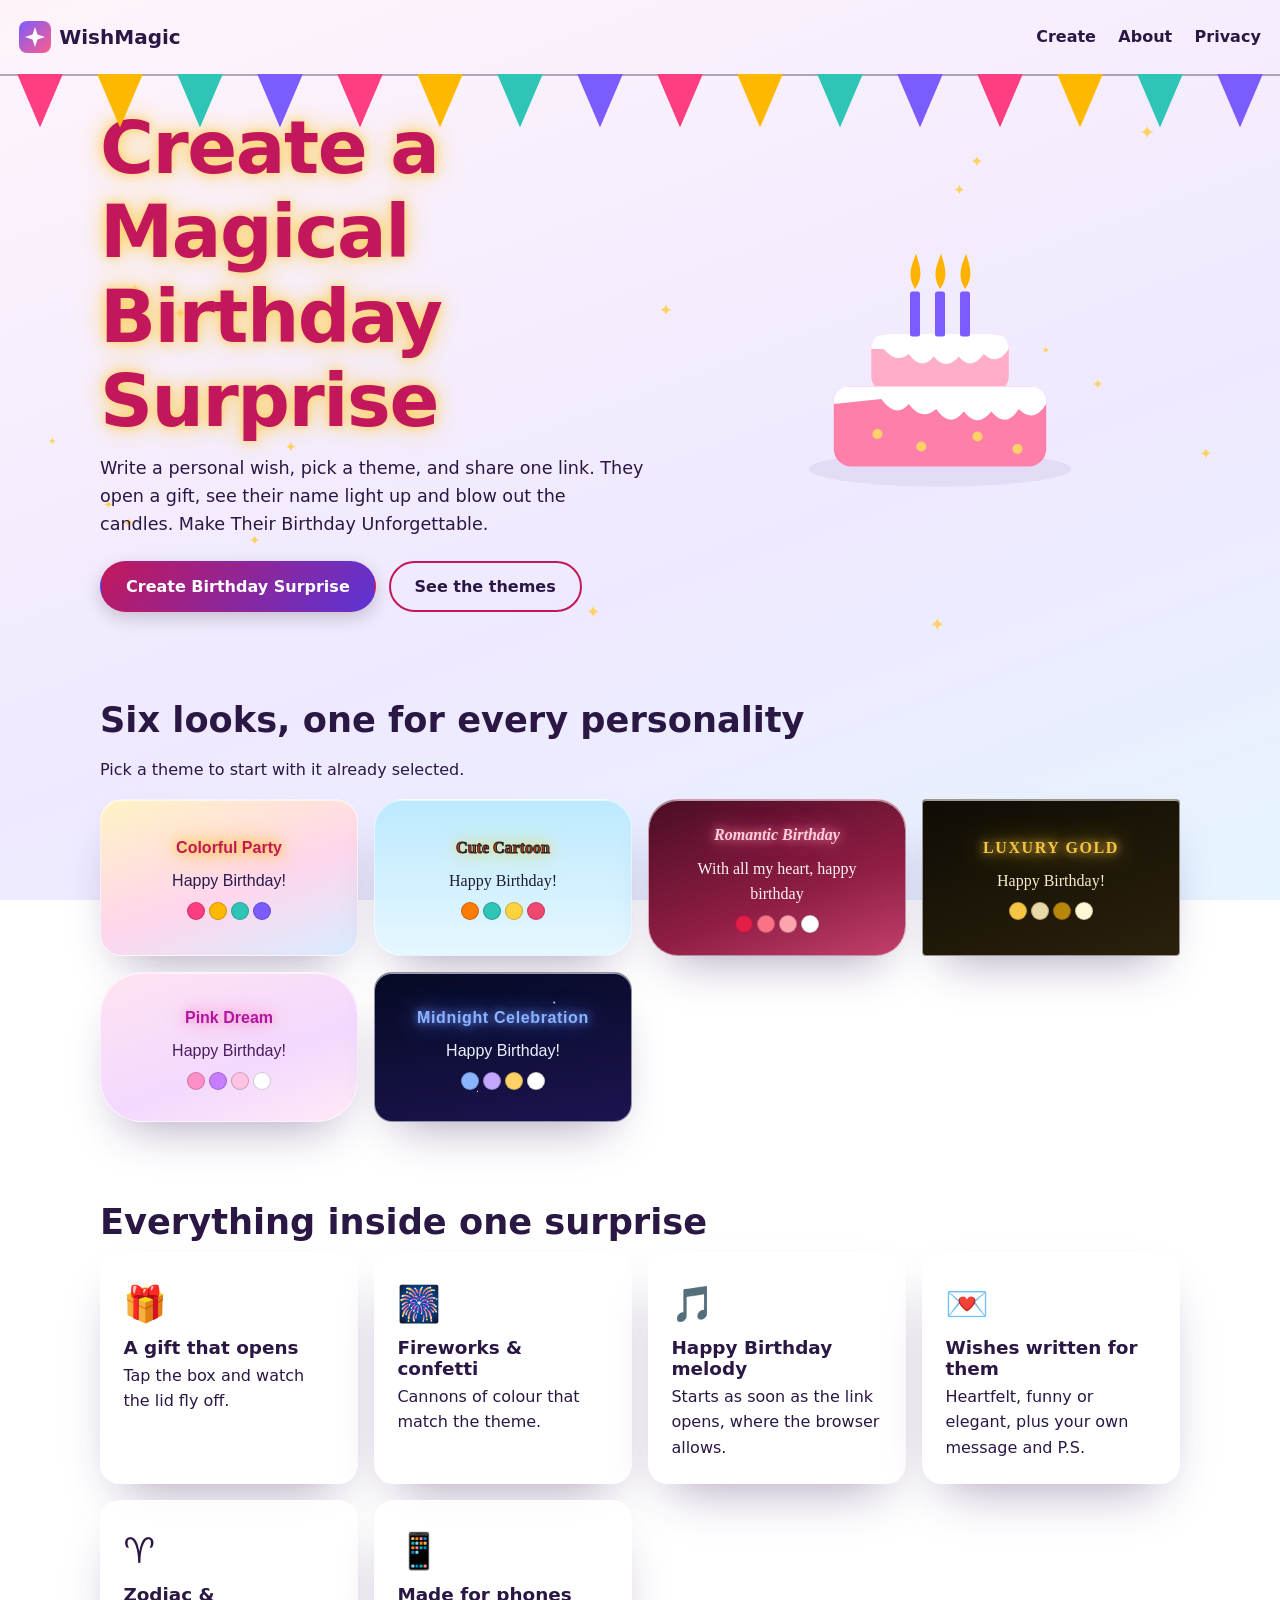
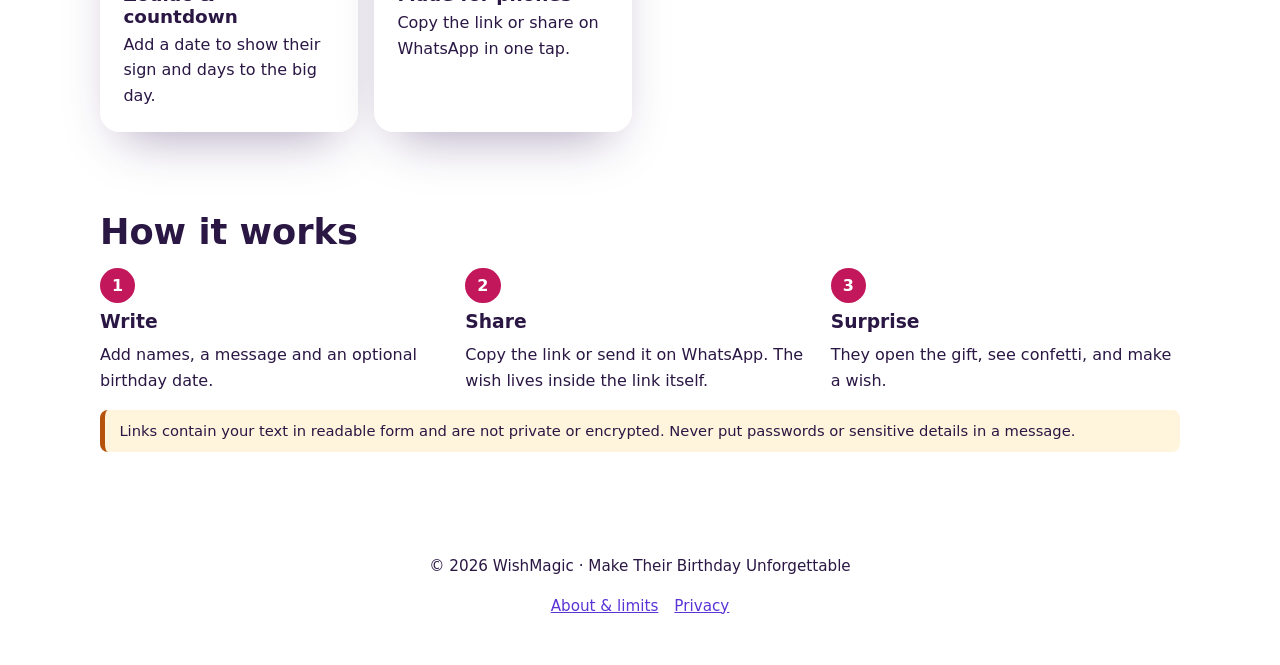
<file: index.html>
<!DOCTYPE html>
<html lang="en"><head><meta charset="utf-8"><meta name="viewport" content="width=device-width,initial-scale=1">
<title>WishMagic – Create a Magical Birthday Surprise</title><meta name="description" content="Create a personalized animated birthday surprise and share it with a link. No account, no uploads, free.">
<link rel="canonical" href="https://YOUR-DOMAIN.example/">
<meta property="og:type" content="website"><meta property="og:site_name" content="WishMagic"><meta property="og:title" content="WishMagic – Create a Magical Birthday Surprise"><meta property="og:description" content="Create a personalized animated birthday surprise and share it with a link. No account, no uploads, free."><meta property="og:url" content="https://YOUR-DOMAIN.example/">
<meta name="theme-color" content="#7c5cff"><link rel="icon" href="assets/images/favicon.svg" type="image/svg+xml">
<link rel="stylesheet" href="assets/css/style.css"><link rel="stylesheet" href="assets/css/animations.css"><link rel="stylesheet" href="assets/css/responsive.css"></head><body>
<a class="vh" href="#main">Skip to content</a><header class="nav"><a class="brand" href="index.html"><img src="assets/images/logo.svg" alt="" width="32" height="32">WishMagic</a><nav aria-label="Main"><a href="create.html">Create</a><a href="about.html">About</a><a href="privacy.html">Privacy</a></nav></header>
<main id="main"><section class="hero"><div class="bunting" id="bunting" aria-hidden="true"></div><div class="deco" id="heroDeco" aria-hidden="true"></div><div class="wrap"><div><h1 class="glow">Create a Magical Birthday Surprise</h1><p>Write a personal wish, pick a theme, and share one link. They open a gift, see their name light up and blow out the candles. Make Their Birthday Unforgettable.</p><div class="cta"><a class="btn" href="create.html">Create Birthday Surprise</a><a class="btn alt" href="#themes">See the themes</a></div></div><img src="assets/images/cake.svg" alt="Animated birthday cake with flickering candles" width="300" height="300"></div></section>
<section class="block wrap reveal" id="themes"><h2>Six looks, one for every personality</h2><p>Pick a theme to start with it already selected.</p><div class="grid" id="themeGrid"></div></section>
<section class="block wrap reveal"><h2>Everything inside one surprise</h2><div class="grid"><div class="panel feat"><span>&#127873;</span><h3>A gift that opens</h3>Tap the box and watch the lid fly off.</div><div class="panel feat"><span>&#127878;</span><h3>Fireworks &amp; confetti</h3>Cannons of colour that match the theme.</div><div class="panel feat"><span>&#127925;</span><h3>Happy Birthday melody</h3>Starts as soon as the link opens, where the browser allows.</div><div class="panel feat"><span>&#128140;</span><h3>Wishes written for them</h3>Heartfelt, funny or elegant, plus your own message and P.S.</div><div class="panel feat"><span>&#9800;</span><h3>Zodiac &amp; countdown</h3>Add a date to show their sign and days to the big day.</div><div class="panel feat"><span>&#128241;</span><h3>Made for phones</h3>Copy the link or share on WhatsApp in one tap.</div></div></section>
<section class="block wrap reveal"><h2>How it works</h2><ol class="steps"><li><h3>Write</h3>Add names, a message and an optional birthday date.</li><li><h3>Share</h3>Copy the link or send it on WhatsApp. The wish lives inside the link itself.</li><li><h3>Surprise</h3>They open the gift, see confetti, and make a wish.</li></ol><p class="warn">Links contain your text in readable form and are not private or encrypted. Never put passwords or sensitive details in a message.</p></section></main>
<footer><p>&copy; <span id="year">2026</span> WishMagic &middot; Make Their Birthday Unforgettable</p><p><a href="about.html">About &amp; limits</a><a href="privacy.html">Privacy</a></p></footer><script src="assets/js/themes.js"></script><script src="assets/js/storage.js"></script><script src="assets/js/app.js"></script></body></html>
</file>
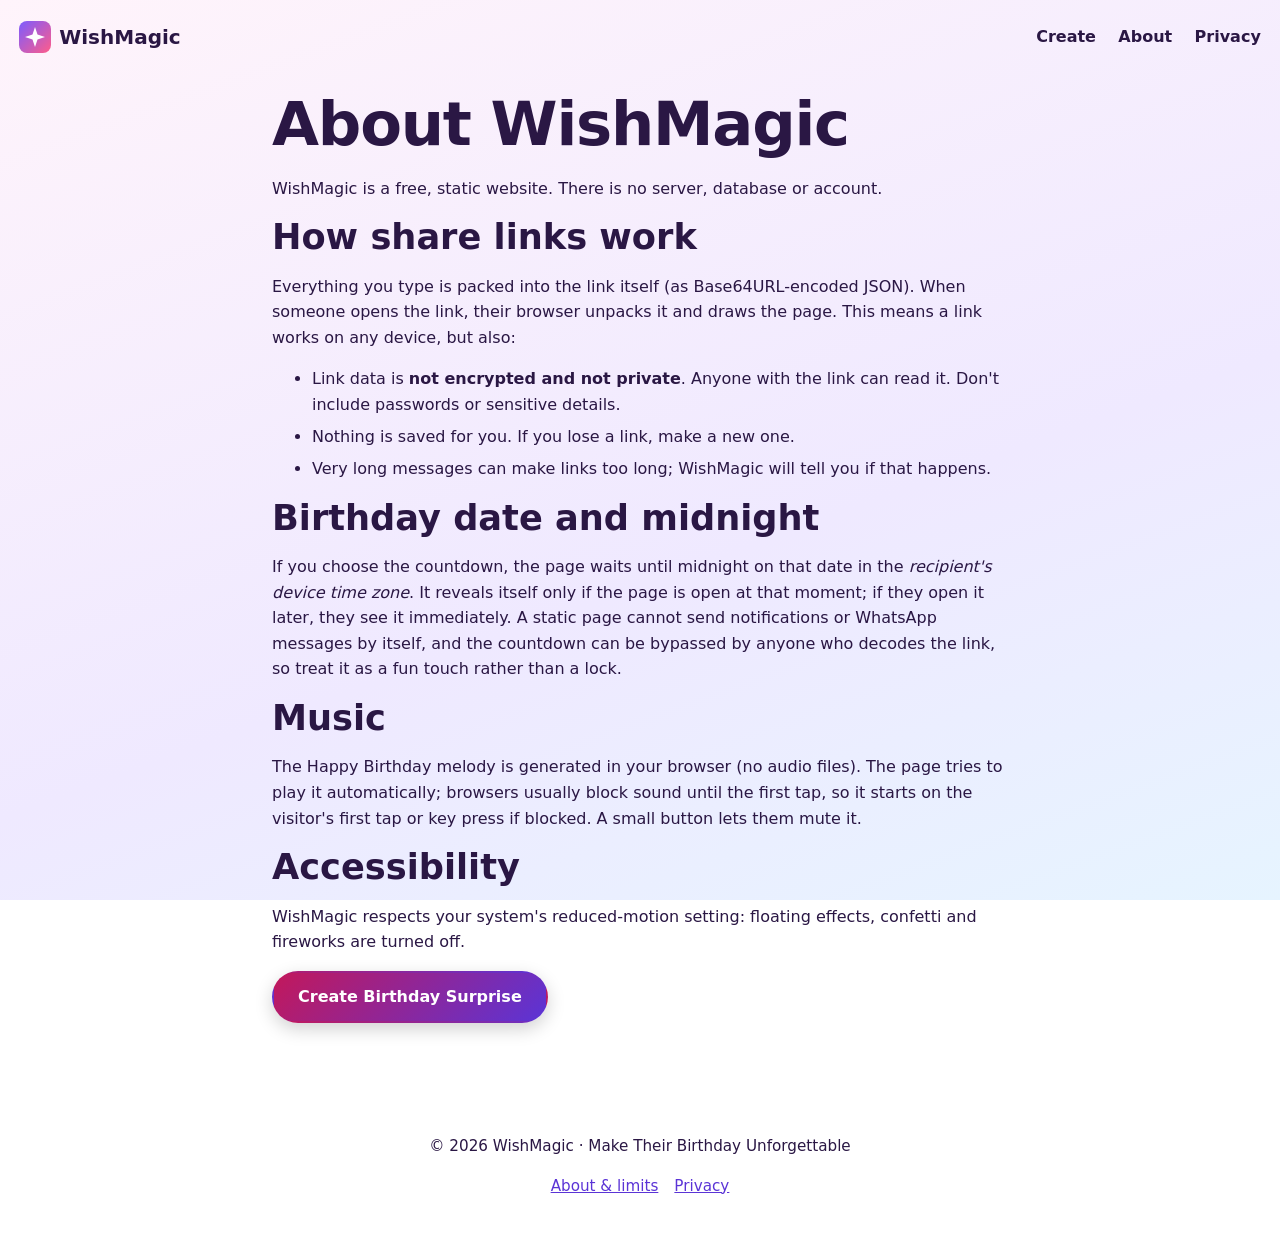
<file: about.html>
<!DOCTYPE html>
<html lang="en"><head><meta charset="utf-8"><meta name="viewport" content="width=device-width,initial-scale=1">
<title>About WishMagic – How it works and its limits</title><meta name="description" content="How WishMagic share links work, what a static site can and cannot do, and tips for sending a surprise.">
<link rel="canonical" href="https://YOUR-DOMAIN.example/about.html">
<meta property="og:type" content="website"><meta property="og:site_name" content="WishMagic"><meta property="og:title" content="About WishMagic – How it works and its limits"><meta property="og:description" content="How WishMagic share links work, what a static site can and cannot do, and tips for sending a surprise."><meta property="og:url" content="https://YOUR-DOMAIN.example/about.html">
<meta name="theme-color" content="#7c5cff"><link rel="icon" href="assets/images/favicon.svg" type="image/svg+xml">
<link rel="stylesheet" href="assets/css/style.css"><link rel="stylesheet" href="assets/css/animations.css"><link rel="stylesheet" href="assets/css/responsive.css"></head><body>
<a class="vh" href="#main">Skip to content</a><header class="nav"><a class="brand" href="index.html"><img src="assets/images/logo.svg" alt="" width="32" height="32">WishMagic</a><nav aria-label="Main"><a href="create.html">Create</a><a href="about.html">About</a><a href="privacy.html">Privacy</a></nav></header>
<main id="main" class="wrap prose"><h1>About WishMagic</h1><p>WishMagic is a free, static website. There is no server, database or account.</p>
<h2>How share links work</h2><p>Everything you type is packed into the link itself (as Base64URL-encoded JSON). When someone opens the link, their browser unpacks it and draws the page. This means a link works on any device, but also:</p>
<ul><li>Link data is <strong>not encrypted and not private</strong>. Anyone with the link can read it. Don't include passwords or sensitive details.</li><li>Nothing is saved for you. If you lose a link, make a new one.</li><li>Very long messages can make links too long; WishMagic will tell you if that happens.</li></ul>
<h2>Birthday date and midnight</h2><p>If you choose the countdown, the page waits until midnight on that date in the <em>recipient's device time zone</em>. It reveals itself only if the page is open at that moment; if they open it later, they see it immediately. A static page cannot send notifications or WhatsApp messages by itself, and the countdown can be bypassed by anyone who decodes the link, so treat it as a fun touch rather than a lock.</p>
<h2>Music</h2><p>The Happy Birthday melody is generated in your browser (no audio files). The page tries to play it automatically; browsers usually block sound until the first tap, so it starts on the visitor's first tap or key press if blocked. A small button lets them mute it.</p>
<h2>Accessibility</h2><p>WishMagic respects your system's reduced-motion setting: floating effects, confetti and fireworks are turned off.</p>
<p><a class="btn" href="create.html">Create Birthday Surprise</a></p></main>
<footer><p>&copy; <span id="year">2026</span> WishMagic &middot; Make Their Birthday Unforgettable</p><p><a href="about.html">About &amp; limits</a><a href="privacy.html">Privacy</a></p></footer><script src="assets/js/themes.js"></script><script src="assets/js/storage.js"></script><script src="assets/js/app.js"></script></body></html>
</file>
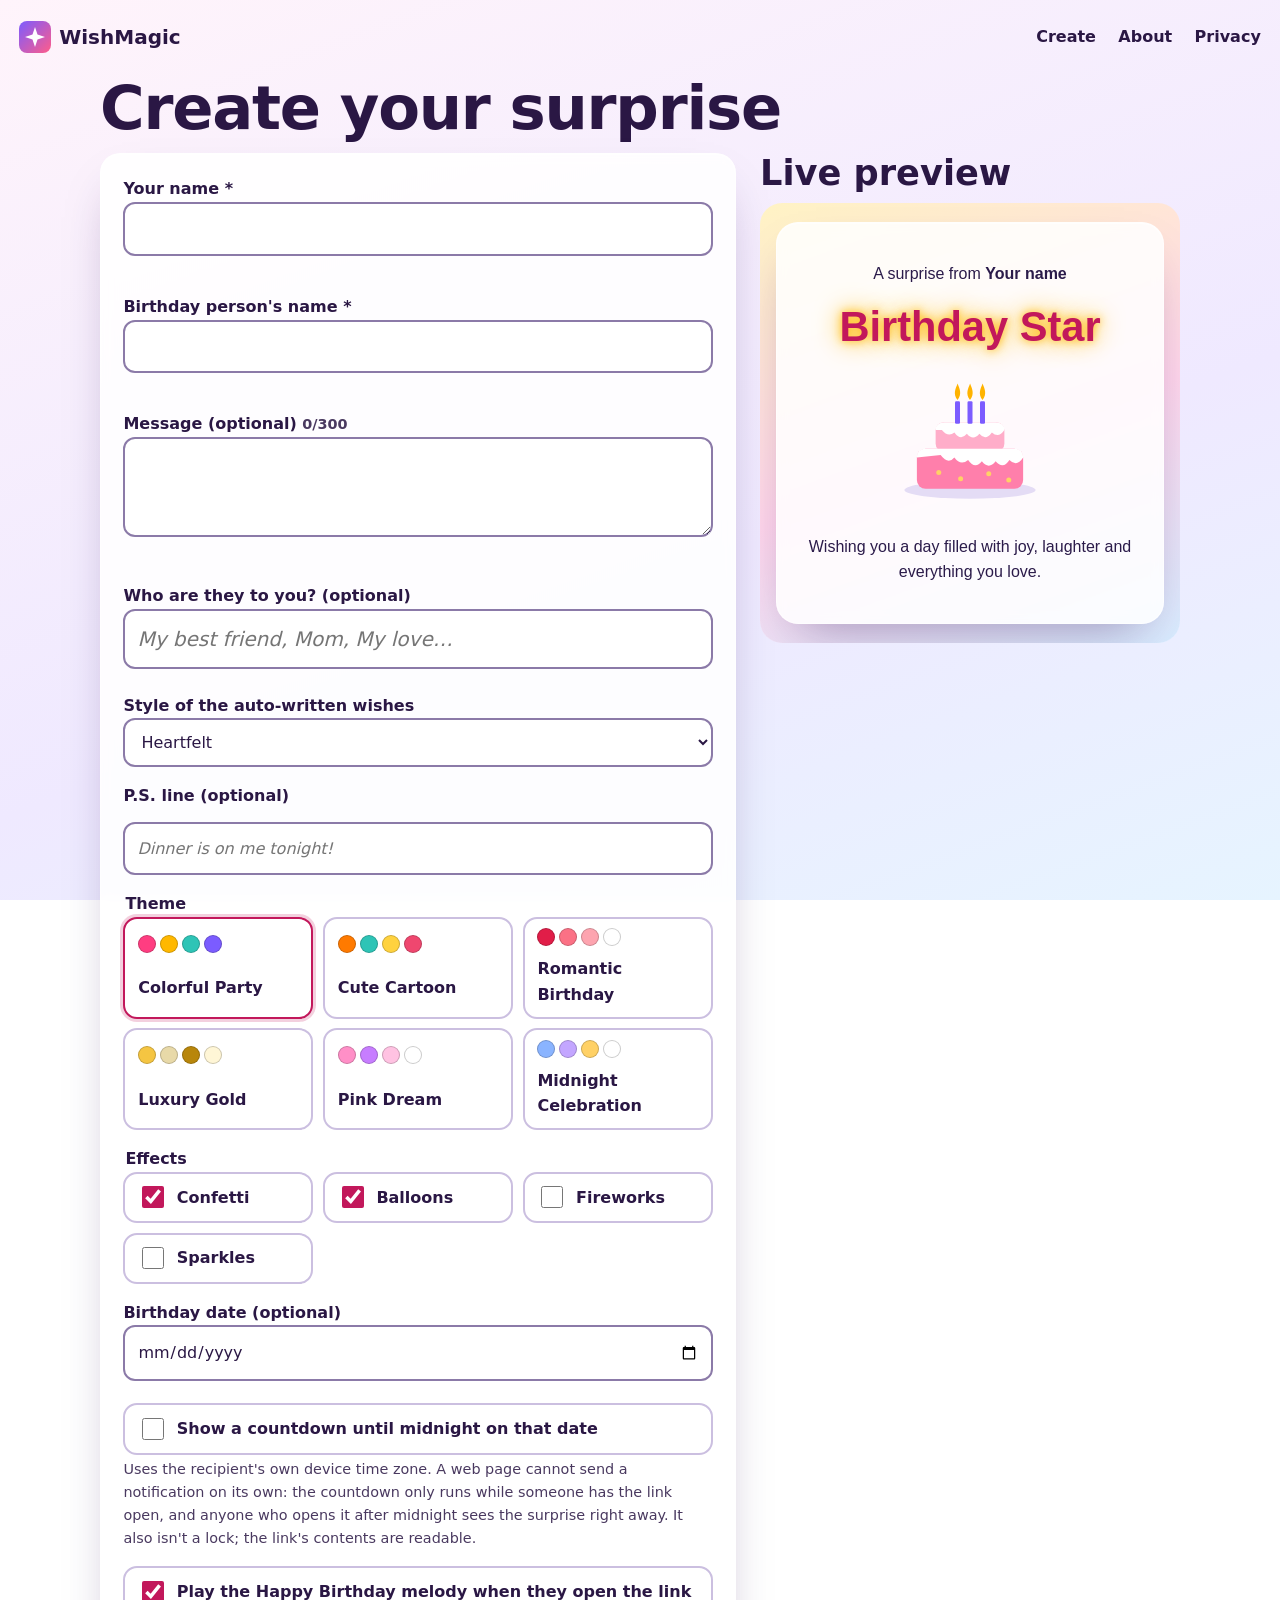
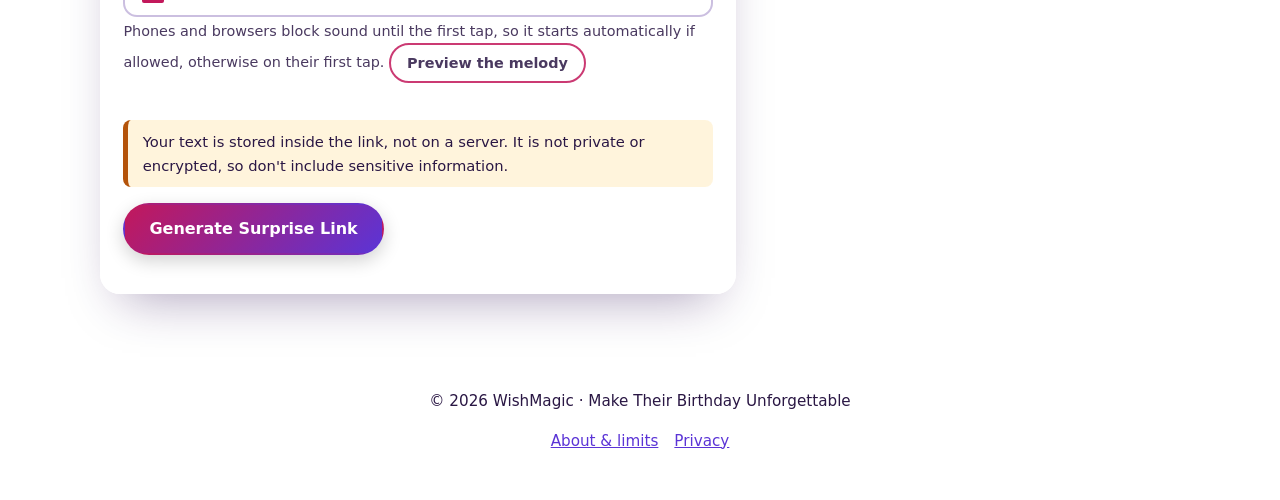
<file: create.html>
<!DOCTYPE html>
<html lang="en"><head><meta charset="utf-8"><meta name="viewport" content="width=device-width,initial-scale=1">
<title>Create a Birthday Surprise – WishMagic</title><meta name="description" content="Personalize names, message, theme and effects, preview live, then generate a shareable birthday link.">
<link rel="canonical" href="https://YOUR-DOMAIN.example/create.html">
<meta property="og:type" content="website"><meta property="og:site_name" content="WishMagic"><meta property="og:title" content="Create a Birthday Surprise – WishMagic"><meta property="og:description" content="Personalize names, message, theme and effects, preview live, then generate a shareable birthday link."><meta property="og:url" content="https://YOUR-DOMAIN.example/create.html">
<meta name="theme-color" content="#7c5cff"><link rel="icon" href="assets/images/favicon.svg" type="image/svg+xml">
<link rel="stylesheet" href="assets/css/style.css"><link rel="stylesheet" href="assets/css/animations.css"><link rel="stylesheet" href="assets/css/responsive.css"></head><body>
<a class="vh" href="#main">Skip to content</a><header class="nav"><a class="brand" href="index.html"><img src="assets/images/logo.svg" alt="" width="32" height="32">WishMagic</a><nav aria-label="Main"><a href="create.html">Create</a><a href="about.html">About</a><a href="privacy.html">Privacy</a></nav></header>
<main id="main" class="wrap"><h1>Create your surprise</h1><div class="creator"><div><form id="form" class="panel" novalidate>
<div class="field"><label for="from">Your name *</label><input type="text" id="from" name="from" maxlength="60" autocomplete="given-name" aria-describedby="err-from"><p class="err" id="err-from" role="alert"></p></div>
<div class="field"><label for="to">Birthday person's name *</label><input type="text" id="to" name="to" maxlength="60" aria-describedby="err-to"><p class="err" id="err-to" role="alert"></p></div>
<div class="field"><label for="msg">Message (optional) <span id="count" class="hint">0/300</span></label><textarea id="msg" name="msg" maxlength="400" aria-describedby="err-msg"></textarea><p class="err" id="err-msg" role="alert"></p></div>
<div class="field"><label for="rel">Who are they to you? (optional)</label><input type="text" id="rel" name="rel" maxlength="40" placeholder="My best friend, Mom, My love&hellip;"></div>
<div class="field"><label for="tone">Style of the auto-written wishes</label><select id="tone" name="tone"><option value="heartfelt">Heartfelt</option><option value="fun">Funny &amp; playful</option><option value="elegant">Elegant</option></select></div>
<div class="field"><label for="ps">P.S. line (optional)</label><input type="text" id="ps" name="ps" maxlength="200" placeholder="Dinner is on me tonight!"></div>
<fieldset><legend>Theme</legend><div class="opts" id="themes"></div></fieldset>
<fieldset><legend>Effects</legend><div class="opts"><label class="chk"><input type="checkbox" name="anim" value="confetti" checked>Confetti</label><label class="chk"><input type="checkbox" name="anim" value="balloons" checked>Balloons</label><label class="chk"><input type="checkbox" name="anim" value="fireworks">Fireworks</label><label class="chk"><input type="checkbox" name="anim" value="sparkles">Sparkles</label></div></fieldset>
<div class="field"><label for="date">Birthday date (optional)</label><input type="date" id="date" name="date" aria-describedby="err-date"><p class="err" id="err-date" role="alert"></p>
<label class="chk"><input type="checkbox" name="schedule" id="schedule">Show a countdown until midnight on that date</label><p class="hint">Uses the recipient's own device time zone. A web page cannot send a notification on its own: the countdown only runs while someone has the link open, and anyone who opens it after midnight sees the surprise right away. It also isn't a lock; the link's contents are readable.</p></div>
<label class="chk"><input type="checkbox" name="music" id="music" checked>Play the Happy Birthday melody when they open the link</label><p class="hint">Phones and browsers block sound until the first tap, so it starts automatically if allowed, otherwise on their first tap. <button type="button" class="btn alt" id="try" style="min-height:40px;padding:.3rem 1rem">Preview the melody</button></p>
<p class="err" id="err-form" role="alert"></p><p class="warn">Your text is stored inside the link, not on a server. It is not private or encrypted, so don't include sensitive information.</p><p><button class="btn" type="submit">Generate Surprise Link</button></p></form>
<section id="result" class="panel result" hidden aria-live="polite"><h2>Your link is ready</h2><label for="link">Shareable link <span class="hint" id="len"></span></label><input type="text" id="link" readonly><div class="row"><button class="btn" type="button" id="copy">Copy link</button><a class="btn alt" id="open" target="_blank" rel="noopener">Open in new tab</a><a class="btn wa" id="wa" target="_blank" rel="noopener">Share on WhatsApp</a></div><p id="copied" class="hint" role="status"></p></section></div>
<div class="preview-col"><h2>Live preview</h2><div class="preview" id="preview"><div class="deco" id="pdeco" aria-hidden="true"></div><div class="panel"><p>A surprise from <strong id="pv-from"></strong></p><h2 class="pv-name glow" id="pv-name"></h2><p id="pv-rel" class="hint"></p><img src="assets/images/cake.svg" alt="" width="150" height="150"><p class="pv-msg" id="pv-msg"></p><p id="pv-date"></p><p id="pv-ps" class="hint"></p></div></div></div></div></main>
<footer><p>&copy; <span id="year">2026</span> WishMagic &middot; Make Their Birthday Unforgettable</p><p><a href="about.html">About &amp; limits</a><a href="privacy.html">Privacy</a></p></footer><script src="assets/js/themes.js"></script><script src="assets/js/storage.js"></script><script src="assets/js/app.js"></script><script src="assets/js/creator.js"></script></body></html>
</file>
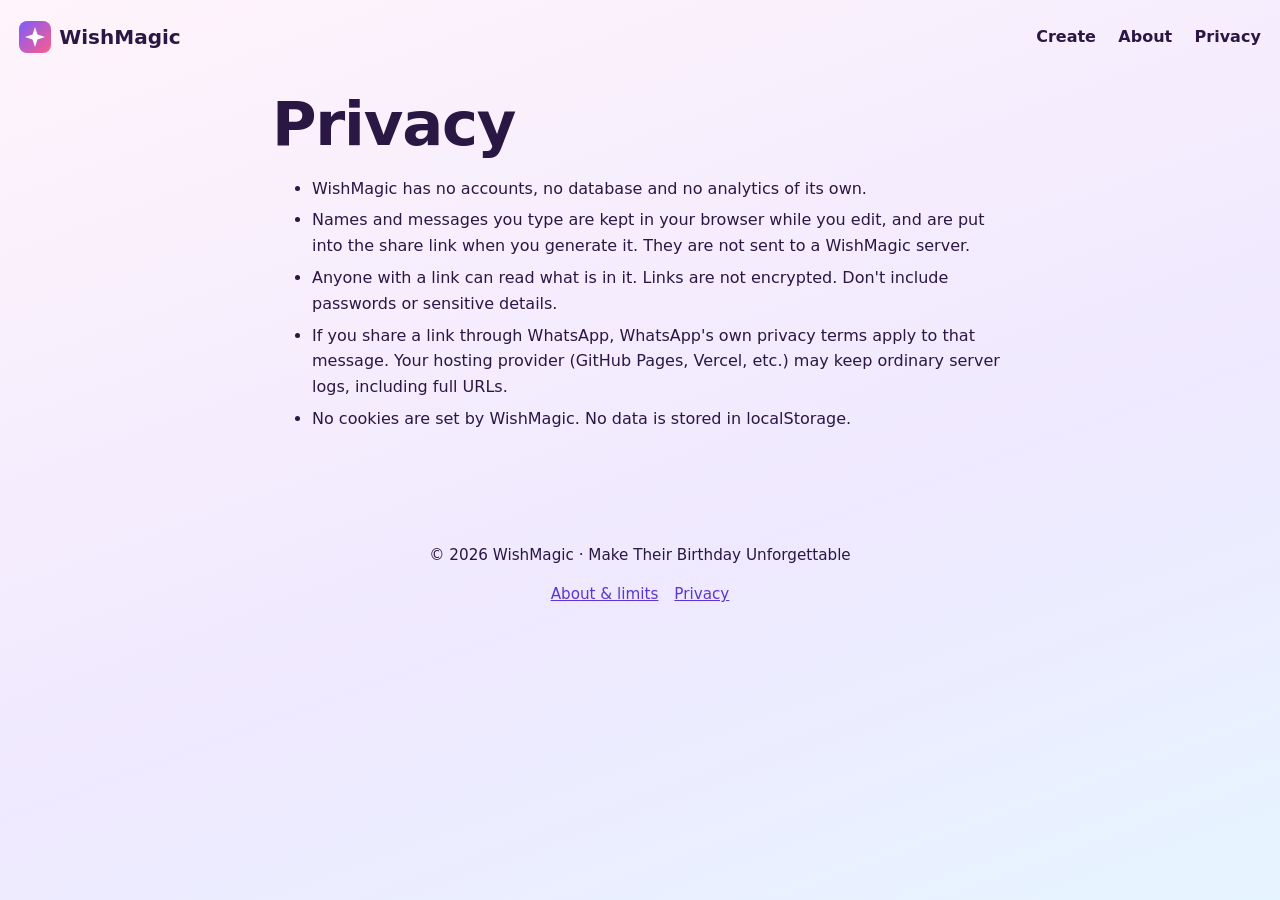
<file: privacy.html>
<!DOCTYPE html>
<html lang="en"><head><meta charset="utf-8"><meta name="viewport" content="width=device-width,initial-scale=1">
<title>Privacy – WishMagic</title><meta name="description" content="WishMagic has no accounts, no tracking and no server-side storage. Share links are readable by anyone who has them.">
<link rel="canonical" href="https://YOUR-DOMAIN.example/privacy.html">
<meta property="og:type" content="website"><meta property="og:site_name" content="WishMagic"><meta property="og:title" content="Privacy – WishMagic"><meta property="og:description" content="WishMagic has no accounts, no tracking and no server-side storage. Share links are readable by anyone who has them."><meta property="og:url" content="https://YOUR-DOMAIN.example/privacy.html">
<meta name="theme-color" content="#7c5cff"><link rel="icon" href="assets/images/favicon.svg" type="image/svg+xml">
<link rel="stylesheet" href="assets/css/style.css"><link rel="stylesheet" href="assets/css/animations.css"><link rel="stylesheet" href="assets/css/responsive.css"></head><body>
<a class="vh" href="#main">Skip to content</a><header class="nav"><a class="brand" href="index.html"><img src="assets/images/logo.svg" alt="" width="32" height="32">WishMagic</a><nav aria-label="Main"><a href="create.html">Create</a><a href="about.html">About</a><a href="privacy.html">Privacy</a></nav></header>
<main id="main" class="wrap prose"><h1>Privacy</h1><ul><li>WishMagic has no accounts, no database and no analytics of its own.</li><li>Names and messages you type are kept in your browser while you edit, and are put into the share link when you generate it. They are not sent to a WishMagic server.</li><li>Anyone with a link can read what is in it. Links are not encrypted. Don't include passwords or sensitive details.</li><li>If you share a link through WhatsApp, WhatsApp's own privacy terms apply to that message. Your hosting provider (GitHub Pages, Vercel, etc.) may keep ordinary server logs, including full URLs.</li><li>No cookies are set by WishMagic. No data is stored in localStorage.</li></ul></main>
<footer><p>&copy; <span id="year">2026</span> WishMagic &middot; Make Their Birthday Unforgettable</p><p><a href="about.html">About &amp; limits</a><a href="privacy.html">Privacy</a></p></footer><script src="assets/js/themes.js"></script><script src="assets/js/storage.js"></script><script src="assets/js/app.js"></script></body></html>
</file>
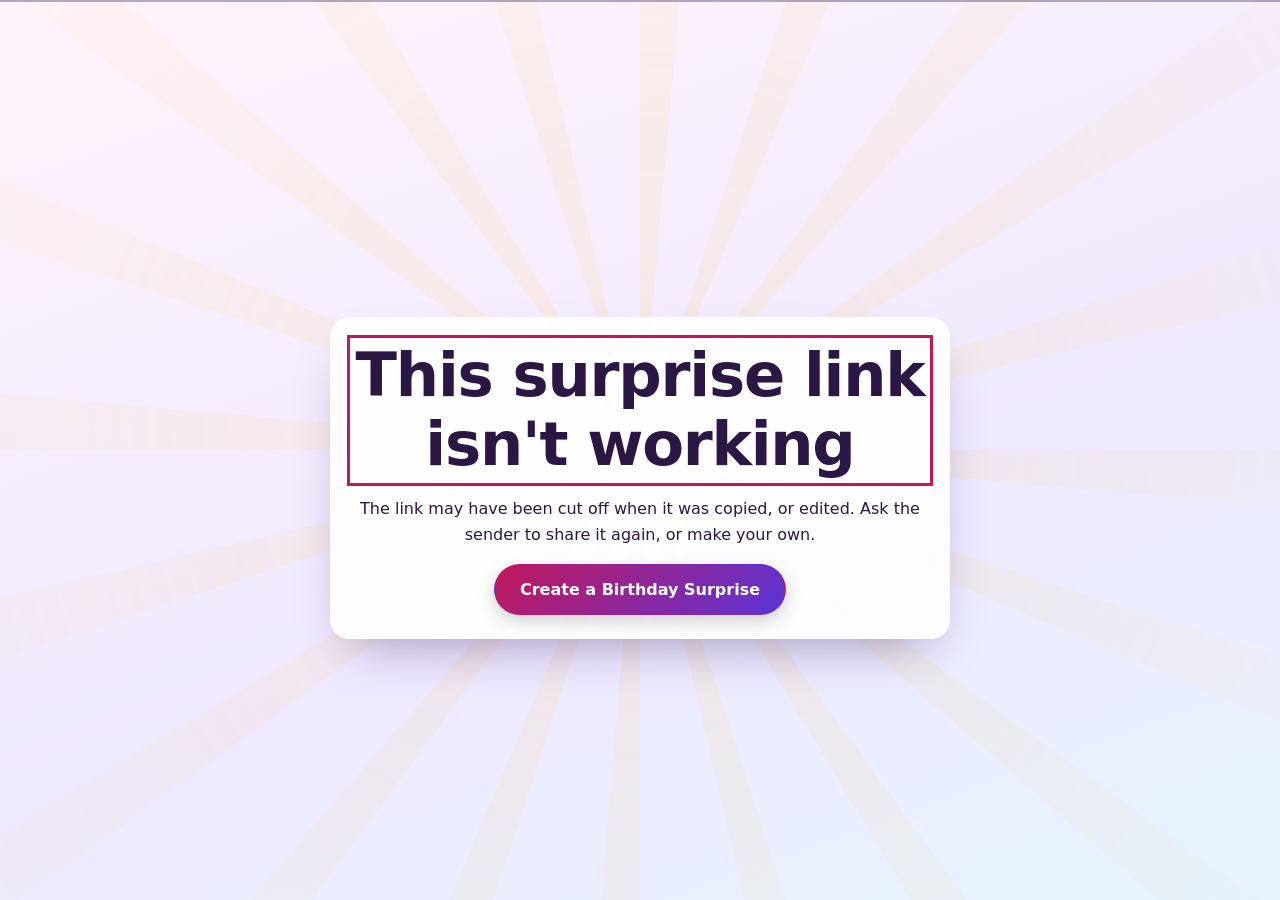
<file: surprise.html>
<!DOCTYPE html>
<html lang="en"><head><meta charset="utf-8"><meta name="viewport" content="width=device-width,initial-scale=1">
<title>A Birthday Surprise – WishMagic</title><meta name="description" content="Someone made you a birthday surprise. Open it!"><meta name="robots" content="noindex">
<link rel="canonical" href="https://YOUR-DOMAIN.example/surprise.html">
<meta property="og:type" content="website"><meta property="og:site_name" content="WishMagic"><meta property="og:title" content="A Birthday Surprise – WishMagic"><meta property="og:description" content="Someone made you a birthday surprise. Open it!"><meta property="og:url" content="https://YOUR-DOMAIN.example/surprise.html">
<meta name="theme-color" content="#7c5cff"><link rel="icon" href="assets/images/favicon.svg" type="image/svg+xml">
<link rel="stylesheet" href="assets/css/style.css"><link rel="stylesheet" href="assets/css/animations.css"><link rel="stylesheet" href="assets/css/responsive.css"></head><body>
<div class="rays" aria-hidden="true"></div><div class="deco" id="deco" aria-hidden="true"></div><div class="bunting" id="bunting" aria-hidden="true"></div><canvas id="fx" aria-hidden="true"></canvas><button class="btn alt music" id="music" type="button" aria-pressed="false" hidden>&#128263; Music off</button><p class="toast" id="toast" role="status"></p><main id="main">
<section class="stage" id="st-welcome" hidden><div class="panel"><p class="big" id="w-pre">&#10024; A surprise is waiting &#10024;</p><h1 class="glow" id="w-hi"></h1><p class="big" id="w-from"></p><p class="hint" id="hint" hidden>&#127925; Tap anywhere to start the music</p><button class="btn big pulse" id="open" type="button">Open Your Surprise</button></div></section>
<section class="stage" id="st-wait" hidden><div class="panel"><h1 class="glow">Not quite yet&hellip;</h1><p id="wait-for"></p><div class="cd" role="timer"><div><b id="cd-d">0</b>days</div><div><b id="cd-h">00</b>hours</div><div><b id="cd-m">00</b>min</div><div><b id="cd-s">00</b>sec</div></div><p class="hint">Keep this page open and it will unlock by itself.</p></div></section>
<section class="stage" id="st-gift" hidden><div><h2 class="glow">Tap the gift</h2><button class="giftbtn" id="giftbtn" type="button" aria-label="Open the gift box"><svg xmlns="http://www.w3.org/2000/svg" viewBox="0 0 200 200" role="img" aria-label="Gift box" xmlns:c2pa="http://c2pa.org/manifest"><metadata><c2pa:manifest>[base64]/zgd/[base64]/OB3/x+R6JM+3MLON1eikc3B0AA1diNQXNfnKy6JjdXJseCpzZWxmI2p1bWJmPWMycGEuYXNzZXJ0aW9ucy9jMnBhLmFjdGlvbnMudjJkaGFzaFggAxP70AuJHgRlHK5WhDJ6q/85MF8JDELb0/[base64]/[base64]/3cyjxFA3Qo5S46fX0/ihY0VZ7mfb9KF703t5OjWDBWMA4GA1UdDwEB/wQEAwIHgDAVBgNVHSUEDjAMBgorBgEEAYPoXgIBMAwGA1UdEwEB/wQCMAAwHwYDVR0jBBgwFoAUzlHiBIFOZFsj+OPEz5o+nMHXXMIwCgYIKoZIzj0EAwMDZwAwZAIwMXMdFJ4BetLLVY7ORuE9noqbbAZOZn/aArXyTwFAZfKrPzxF2vPoJNf1+UCdg1XGAjBwX1zd9WGqYkqmL5SFqw1QySjr1zJfpJM9+1rdDwSPLMOPOjKuiXjoU/[base64]/KojN8warWBpRk9Q=</c2pa:manifest></metadata><style>.lid{transform-box:fill-box;transform-origin:20% 100%;transition:transform .8s ease,opacity .8s}.light{opacity:0;transition:opacity .8s}.open .lid{transform:translateY(-60px) rotate(-16deg);opacity:.15}.open .light{opacity:1}</style><circle class="light" cx="100" cy="100" r="80" fill="#ffe08a"/><rect x="30" y="90" width="140" height="95" rx="8" fill="#7c5cff"/><rect x="92" y="90" width="16" height="95" fill="#ffd166"/><g class="lid"><rect x="20" y="60" width="160" height="34" rx="8" fill="#9b82ff"/><rect x="92" y="60" width="16" height="34" fill="#ffd166"/><path d="M100 60C70 20 40 40 70 58zM100 60c30-40 60-20 30-2z" fill="#ff5c8a"/></g></svg></button></div></section>
<section class="stage" id="st-name" hidden><div><h2>Happy Birthday</h2><p class="glow" id="name" style="font-weight:800"></p><p id="rel"></p><p id="date" class="big"></p><button class="btn big" id="to-wishes" type="button">Continue</button></div></section>
<section class="stage" id="st-wishes" hidden><div class="panel"><h2>Wishes just for you</h2><div class="wgrid" id="wishcards"></div><div class="chips" id="chips"></div><button class="btn" id="to-cake" type="button">Continue</button></div></section>
<section class="stage" id="st-cake" hidden><div class="panel"><h2 class="vh">Your cake</h2><div class="cake" id="cakewrap"><svg xmlns="http://www.w3.org/2000/svg" viewBox="0 0 240 240" role="img" aria-label="Birthday cake with three lit candles" xmlns:c2pa="http://c2pa.org/manifest"><metadata><c2pa:manifest>[base64]/kIAAACAY2JvcqVjYWxnZnNoYTI1NmNwYWRNAAAAAAAAAAAAAAAAAGRoYXNoWCCfLAmXUFF45qEGzMVF/[base64]/[base64]/[base64]/3cyjxFA3Qo5S46fX0/ihY0VZ7mfb9KF703t5OjWDBWMA4GA1UdDwEB/wQEAwIHgDAVBgNVHSUEDjAMBgorBgEEAYPoXgIBMAwGA1UdEwEB/wQCMAAwHwYDVR0jBBgwFoAUzlHiBIFOZFsj+OPEz5o+nMHXXMIwCgYIKoZIzj0EAwMDZwAwZAIwMXMdFJ4BetLLVY7ORuE9noqbbAZOZn/aArXyTwFAZfKrPzxF2vPoJNf1+UCdg1XGAjBwX1zd9WGqYkqmL5SFqw1QySjr1zJfpJM9+1rdDwSPLMOPOjKuiXjoU/[base64]</c2pa:manifest></metadata><style>.flame{transform-box:fill-box;transform-origin:50% 100%;animation:fl .18s ease-in-out infinite alternate}@keyframes fl{to{transform:scale(.88,1.14) rotate(3deg)}}@media(prefers-reduced-motion:reduce){.flame{animation:none}}</style><ellipse cx="120" cy="208" rx="105" ry="14" fill="#e4dcf5"/><rect x="35" y="142" width="170" height="64" rx="14" fill="#ff7fab"/><rect x="65" y="100" width="110" height="46" rx="12" fill="#ffadc9"/><path d="M35 156q0-14 14-14h142q14 0 14 14-10 16-22 4-10 16-22 2-11 14-22 0-11 14-22-2-12 10-22-4-10 12-22-4z" fill="#fff"/><path d="M65 112q0-12 14-12h82q14 0 14 12-9 14-20 4-10 14-20 2-10 12-20 0-10 12-20-2-10 8-20-4z" fill="#fff"/><g fill="#ffd166"><circle cx="70" cy="180" r="4"/><circle cx="105" cy="190" r="4"/><circle cx="150" cy="182" r="4"/><circle cx="182" cy="192" r="4"/></g><g fill="#7c5cff"><rect x="96" y="66" width="8" height="36" rx="2"/><rect x="116" y="66" width="8" height="36" rx="2"/><rect x="136" y="66" width="8" height="36" rx="2"/></g><g fill="#ffb300"><path class="flame" d="M100 64c-8-10-3-18 0-26 3 8 8 16 0 26z"/><path class="flame" d="M120 64c-8-10-3-18 0-26 3 8 8 16 0 26z"/><path class="flame" d="M140 64c-8-10-3-18 0-26 3 8 8 16 0 26z"/></g></svg></div>
<div id="msgbox"><blockquote class="big" id="msg"></blockquote><p id="msg-from"></p><p id="ps"></p><button class="btn big" id="wish" type="button">Make a Wish</button></div>
<div id="wishbox" hidden><p class="big">Close your eyes and think of a wish. Then blow out the candles.</p><button class="btn big" id="blow" type="button">Blow Out the Candles</button></div>
<p class="big glow" id="wished" role="status"></p>
<div id="actions" hidden><div class="row" style="justify-content:center"><button class="btn" id="replay" type="button">Replay</button><button class="btn alt" id="copy" type="button">Copy link</button><a class="btn wa" id="wa" target="_blank" rel="noopener">Share on WhatsApp</a><a class="btn alt" href="create.html">Create your own surprise</a></div></div></div></section>
<section class="stage" id="st-error" hidden><div class="panel"><h1>This surprise link isn't working</h1><p>The link may have been cut off when it was copied, or edited. Ask the sender to share it again, or make your own.</p><a class="btn" href="create.html">Create a Birthday Surprise</a></div></section></main>
<noscript><p style="padding:2rem">WishMagic needs JavaScript to show this surprise.</p></noscript>
<script src="assets/js/themes.js"></script><script src="assets/js/storage.js"></script><script src="assets/js/app.js"></script><script src="assets/js/surprise.js"></script></body></html>
</file>
<file: assets/css/style.css>
:root{--bg:linear-gradient(160deg,#fff4fb,#efe9ff 60%,#e6f4ff);--ink:#2a1744;--accent:#c2185b;--onaccent:#fff;--accent2:#5b34d6;--card:rgba(255,255,255,.88);--font:system-ui,-apple-system,"Segoe UI",Roboto,sans-serif;--radius:20px;--glow:#ffd166}
*{box-sizing:border-box}html{scroll-behavior:smooth}
body{margin:0;min-height:100vh;background:var(--bg);background-attachment:fixed;color:var(--ink);font-family:var(--font);line-height:1.6;overflow-x:hidden}
img,svg{max-width:100%;height:auto}a{color:var(--accent2)}:focus-visible{outline:3px solid var(--accent);outline-offset:3px}
h1,h2,h3{line-height:1.15;margin:0 0 .6rem}h1{font-size:clamp(2.1rem,7vw,3.8rem)}h2{font-size:clamp(1.5rem,4.5vw,2.2rem)}
.wrap{width:min(1080px,100% - 2rem);margin-inline:auto}
.nav{display:flex;justify-content:space-between;align-items:center;gap:1rem;padding:.8rem 1rem;position:relative;z-index:3}
.nav nav{display:flex;gap:1rem}.nav a{color:inherit;text-decoration:none;font-weight:600;padding:.5rem .2rem}
.brand{display:flex;align-items:center;gap:.5rem;font-size:1.25rem;font-weight:800}
.btn{display:inline-flex;align-items:center;justify-content:center;gap:.5rem;min-height:48px;padding:.7rem 1.5rem;border:2px solid var(--accent);border-radius:999px;background:var(--accent);color:var(--onaccent);font:inherit;font-weight:700;cursor:pointer;text-decoration:none;box-shadow:0 6px 18px rgba(0,0,0,.18);transition:transform .2s}
.btn:hover{transform:translateY(-2px)}.btn.alt{background:transparent;color:var(--ink);box-shadow:none}.btn.wa{background:#0b7a6e;border-color:#0b7a6e;color:#fff}
.panel{background:var(--card);border-radius:var(--radius);padding:1.4rem;backdrop-filter:blur(6px)}
.glow{color:var(--accent);text-shadow:0 0 10px var(--glow),0 0 26px var(--glow);animation:glow 2.4s ease-in-out infinite alternate;overflow-wrap:anywhere}
.hero{position:relative;overflow:hidden;padding:2rem 0 3rem}.hero .wrap{position:relative;z-index:1;display:grid;gap:1.5rem;align-items:center;text-align:center}
.hero p{max-width:34rem;margin:0 auto 1.4rem;font-size:1.1rem}.cta{display:flex;flex-wrap:wrap;gap:.8rem;justify-content:center}
.hero img{width:min(300px,70vw);margin:auto;animation:bob 4s ease-in-out infinite}
section.block{padding:2.5rem 0}.grid{display:grid;gap:1rem;grid-template-columns:repeat(auto-fit,minmax(230px,1fr))}
.tcard{display:grid;gap:.5rem;min-height:150px;align-content:center;text-align:center;text-decoration:none;color:var(--ink);background:var(--bg);font-family:var(--font);transition:transform .25s}.tcard:hover{transform:translateY(-4px) scale(1.02)}
.sw{display:flex;gap:4px;justify-content:center}.sw i{width:18px;height:18px;border-radius:50%;border:1px solid rgba(0,0,0,.2)}
.steps{counter-reset:s;list-style:none;padding:0;display:grid;gap:1rem;grid-template-columns:repeat(auto-fit,minmax(220px,1fr))}.steps li{counter-increment:s}.steps li::before{content:counter(s);display:grid;place-items:center;width:2.2rem;height:2.2rem;border-radius:50%;background:var(--accent);color:var(--onaccent);font-weight:800;margin-bottom:.5rem}
.reveal{opacity:0;transform:translateY(16px);transition:opacity .6s,transform .6s}.reveal.in{opacity:1;transform:none}
footer{padding:2rem 1rem;text-align:center;font-size:.95rem}footer a{margin:0 .5rem}
.creator{display:grid;gap:1.5rem;padding-bottom:3rem}
label,legend{font-weight:700}fieldset{border:0;padding:0;margin:0 0 1rem}.field{margin-bottom:1rem}
input[type=text],input[type=date],textarea,select{width:100%;padding:.75rem;border:2px solid #8b7aa8;border-radius:12px;font:inherit;background:#fff;color:#2a1744}
textarea{min-height:100px;resize:vertical}[aria-invalid=true]{border-color:#b00020!important}
.err{color:#b00020;font-size:.92rem;min-height:1.3em;margin:.2rem 0 0;font-weight:600}.hint{font-size:.9rem;opacity:.85;margin:.2rem 0}
.sr{position:absolute;opacity:0;width:1px;height:1px}
.opts{display:grid;gap:.6rem;grid-template-columns:repeat(auto-fit,minmax(150px,1fr))}
.topt,.chk{display:flex;align-items:center;gap:.6rem;flex-wrap:wrap;padding:.6rem .8rem;border:2px solid #cbbfe0;border-radius:14px;background:#fff;cursor:pointer;font-weight:600;min-height:48px}
.topt:has(input:checked){border-color:var(--accent);box-shadow:0 0 0 3px rgba(194,24,91,.2)}.topt:focus-within{outline:3px solid var(--accent)}
.chk input{width:22px;height:22px;accent-color:var(--accent)}
.preview{position:relative;overflow:hidden;border-radius:var(--radius);min-height:440px;display:grid;place-items:center;padding:1rem;background:var(--bg);color:var(--ink);font-family:var(--font);text-align:center}
.preview .panel{position:relative;z-index:1;width:100%}.preview img{width:150px}
.pv-name{font-size:clamp(1.8rem,6vw,2.6rem)}.pv-msg,#msg{white-space:pre-wrap;overflow-wrap:anywhere}
.result{margin-top:1rem;border:2px solid var(--accent2)}.result input{font-family:monospace;font-size:.85rem}.row{display:flex;flex-wrap:wrap;gap:.6rem;margin:.8rem 0}
.warn{border-left:5px solid #b45309;padding:.6rem .9rem;background:rgba(255,200,80,.2);border-radius:8px;font-size:.92rem;color:#2a1744}
.prose{max-width:46rem;padding:1rem 0 3rem}.prose li{margin-bottom:.4rem}
/* surprise */
.deco{position:absolute;inset:0;overflow:hidden;pointer-events:none;z-index:0}body>.deco{position:fixed}
.stage{min-height:100svh;display:grid;place-items:center;text-align:center;padding:4rem 1rem 2rem;position:relative;z-index:2}.stage[hidden]{display:none}.stage .panel{max-width:620px;width:100%}
.stage.show{animation:fadeUp .7s both}#fx{position:fixed;inset:0;width:100%;height:100%;pointer-events:none;z-index:6}
.music{position:fixed;top:12px;right:12px;z-index:7;min-height:44px;padding:.4rem 1rem}
.giftbtn{background:none;border:0;cursor:pointer;width:min(280px,70vw);padding:0}.giftbtn:not(.open) svg{animation:shake 2.2s infinite}
#name{font-size:clamp(2.2rem,11vw,4.5rem);margin:.5rem 0}.ltr{display:inline-block;opacity:0;animation:letterIn .7s forwards}
.cake svg{width:min(260px,65vw)}.cake.out .flame{display:none}.big{font-size:1.15rem}blockquote{margin:1rem 0}
.cd{display:flex;gap:.6rem;justify-content:center;flex-wrap:wrap;margin:1rem 0}.cd div{min-width:68px;padding:.6rem;background:var(--card);border-radius:12px}.cd b{display:block;font-size:1.8rem}
.vh{position:absolute;width:1px;height:1px;overflow:hidden;clip:rect(0 0 0 0)}
[data-theme=cartoon] .panel{border:3px solid #1d1d2b;box-shadow:6px 6px 0 #1d1d2b}[data-theme=cartoon] .glow{-webkit-text-stroke:1px #1d1d2b}
[data-theme=gold] .panel{border:1px solid var(--accent);outline:1px solid rgba(245,197,66,.4);outline-offset:6px}[data-theme=gold] .glow{letter-spacing:.1em;text-transform:uppercase}[data-theme=gold] .btn{border-radius:2px}
[data-theme=romantic] .glow,[data-theme=romantic] blockquote{font-style:italic}[data-theme=pink] .panel{padding:2rem}[data-theme=pink] .btn{box-shadow:0 8px 24px rgba(176,23,159,.35)}
[data-theme=midnight] .panel{border:1px solid rgba(138,180,255,.4);box-shadow:0 0 30px rgba(109,141,255,.25)}[data-theme=midnight] .glow{letter-spacing:.04em}
[data-theme=gold] .btn.alt,[data-theme=midnight] .btn.alt,[data-theme=romantic] .btn.alt{color:var(--ink)}
/* v2 polish */
.panel{border:1px solid rgba(255,255,255,.55);box-shadow:0 24px 50px -22px rgba(40,10,80,.4),inset 0 1px 0 rgba(255,255,255,.6)}
.btn{background:linear-gradient(135deg,var(--accent),var(--accent2));border-color:transparent;position:relative;overflow:hidden}
.btn.alt{background:transparent;border-color:var(--accent)}.btn.wa{background:#0b7a6e}
.btn::after{content:"";position:absolute;inset:0;background:linear-gradient(105deg,transparent 40%,rgba(255,255,255,.45) 50%,transparent 60%);transform:translateX(-120%)}.btn:hover::after{transform:translateX(120%);transition:transform .7s}
.btn.big{font-size:1.2rem;padding:.9rem 2.2rem}
h1{letter-spacing:-.02em}.hero h1{font-size:clamp(2.4rem,8.5vw,4.6rem)}
.feat span{font-size:2.2rem;display:block}.feat h3{font-size:1.15rem;margin:.3rem 0}
.bunting{position:absolute;top:0;left:0;right:0;display:flex;justify-content:space-around;z-index:3;pointer-events:none}body>.bunting{position:fixed}
.bunting::before{content:"";position:absolute;top:0;left:0;right:0;height:2px;background:var(--ink);opacity:.35}
.bunting span{width:7vw;max-width:46px;height:54px;clip-path:polygon(0 0,100% 0,50% 100%);background:var(--c);transform-origin:top center;animation:swing 3s ease-in-out var(--delay) infinite alternate}
.rays{position:fixed;inset:-60%;z-index:0;pointer-events:none;background:repeating-conic-gradient(var(--glow) 0 5deg,transparent 5deg 18deg);opacity:.14;-webkit-mask-image:radial-gradient(circle,#000 8%,transparent 55%);mask-image:radial-gradient(circle,#000 8%,transparent 55%);animation:spin 70s linear infinite}
.stage{padding-top:5.5rem}.music{top:64px}
.wgrid{display:grid;gap:.8rem;margin:1rem 0;text-align:left}
.wcard{padding:.9rem 1.1rem;border-radius:calc(var(--radius)/1.6);background:rgba(255,255,255,.12);border:1px solid rgba(127,127,127,.35);border-left:5px solid var(--accent);font-size:1.05rem;opacity:0;animation:cardIn .8s forwards}
[data-theme=party] .wcard,[data-theme=cartoon] .wcard,[data-theme=pink] .wcard{background:rgba(255,255,255,.7)}
.chips{display:flex;flex-wrap:wrap;gap:.5rem;justify-content:center;margin:.5rem 0 1rem}.chip{padding:.35rem .9rem;border-radius:999px;background:var(--accent);color:var(--onaccent);font-weight:700;font-size:.95rem}
#rel{font-style:italic;font-size:1.25rem;margin:0 0 .5rem}#name{animation:bob 3.6s ease-in-out 1.6s infinite}
.cake{position:relative}.cake::before{content:"";position:absolute;left:50%;top:6%;width:70%;aspect-ratio:1;transform:translateX(-50%);background:radial-gradient(circle,var(--glow),transparent 65%);opacity:.5;animation:pulseGlow 2s ease-in-out infinite alternate}.cake.out::before{opacity:0;animation:none}.cake svg{position:relative}.cake.out svg{animation:bob .8s ease 1}
.toast{position:fixed;left:50%;bottom:16px;transform:translateX(-50%);z-index:8;background:#2a1744;color:#fff;border-radius:12px;padding:.5rem 1rem;margin:0}.toast:empty{display:none}
.pulse{animation:pulse 2s infinite}#ps{font-style:italic;margin-top:.8rem}
.hint[hidden]{display:none}
[hidden]{display:none!important}
</file>
<file: assets/css/animations.css>
@keyframes glow{from{text-shadow:0 0 6px var(--glow),0 0 14px var(--glow)}to{text-shadow:0 0 16px var(--glow),0 0 40px var(--glow)}}
@keyframes bob{50%{transform:translateY(-12px)}}@keyframes fadeUp{from{opacity:0;transform:translateY(24px)}to{opacity:1;transform:none}}
@keyframes shake{0%,70%,100%{transform:rotate(0)}75%{transform:rotate(-5deg)}85%{transform:rotate(5deg)}95%{transform:rotate(-3deg)}}
@keyframes letterIn{from{opacity:0;transform:translateY(30px) scale(.6)}to{opacity:1;transform:none}}
@keyframes rise{from{transform:translateY(0) rotate(-4deg)}to{transform:translateY(-125vh) rotate(4deg)}}
@keyframes twinkle{0%,100%{opacity:.15;transform:scale(.6)}50%{opacity:1;transform:scale(1.2)}}
.balloon{position:absolute;bottom:-90px;width:44px;height:56px;border-radius:50% 50% 48% 48%;background:var(--c);opacity:.85;animation:rise var(--d) linear var(--delay) infinite;will-change:transform}
.balloon::after{content:"";position:absolute;left:50%;top:100%;width:1px;height:50px;background:currentColor;opacity:.4}
.spark{position:absolute;font-size:var(--s);color:var(--glow);animation:twinkle var(--d) ease-in-out var(--delay) infinite}
.heart{position:absolute;bottom:-40px;font-size:var(--s);color:#ff6b8b;opacity:.8;animation:rise var(--d) linear var(--delay) infinite}
@media (prefers-reduced-motion:reduce){*,*::before,*::after{animation-duration:.001ms!important;animation-iteration-count:1!important;animation-delay:0s!important;transition-duration:.001ms!important;scroll-behavior:auto!important}.deco{display:none}.reveal{opacity:1;transform:none}}
@keyframes swing{from{transform:rotate(-7deg)}to{transform:rotate(7deg)}}@keyframes spin{to{transform:rotate(360deg)}}
@keyframes cardIn{from{opacity:0;transform:translateX(-24px) scale(.96)}to{opacity:1;transform:none}}
@keyframes pulse{0%{box-shadow:0 0 0 0 rgba(255,255,255,.0),0 6px 18px rgba(0,0,0,.2)}70%{box-shadow:0 0 0 18px rgba(255,120,160,0),0 6px 18px rgba(0,0,0,.2)}100%{box-shadow:0 0 0 0 rgba(255,120,160,0)}}
@keyframes pulseGlow{to{transform:translateX(-50%) scale(1.25);opacity:.25}}
.balloon{box-shadow:inset -8px -8px 14px rgba(0,0,0,.15),inset 8px 8px 12px rgba(255,255,255,.35);animation:rise var(--d) ease-in-out var(--delay) infinite,sway 3s ease-in-out infinite alternate}
@keyframes sway{from{margin-left:-14px}to{margin-left:14px}}
@media (prefers-reduced-motion:reduce){.rays{display:none}.wcard{opacity:1}}
</file>
<file: assets/css/responsive.css>
@media (max-width:480px){.nav nav a{font-size:.9rem}.btn{width:100%}.row .btn{width:auto;flex:1 1 140px}}
@media (min-width:760px){.hero .wrap{grid-template-columns:1.2fr 1fr;text-align:left}.hero p{margin-left:0}.cta{justify-content:flex-start}}
@media (min-width:900px){.creator{grid-template-columns:minmax(0,1fr) minmax(0,420px);align-items:start}.preview-col{position:sticky;top:1rem}}
</file>
